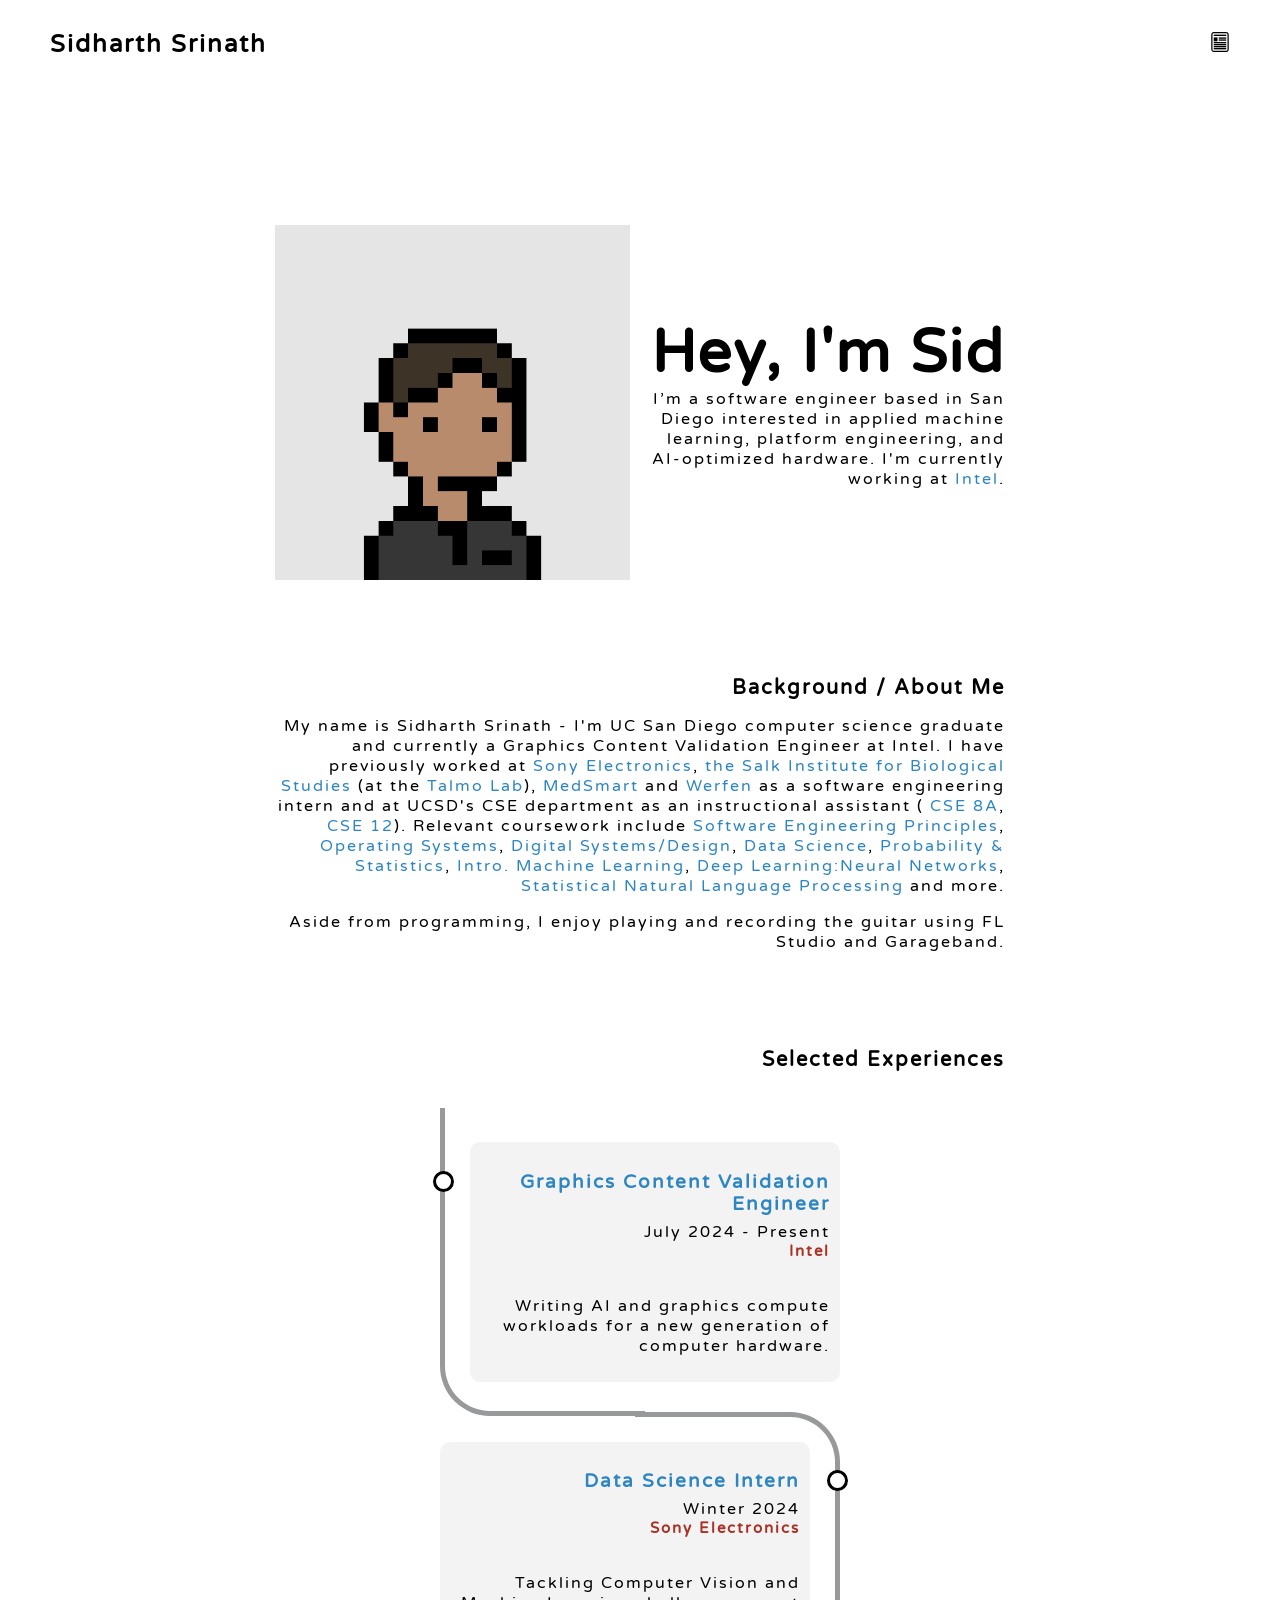
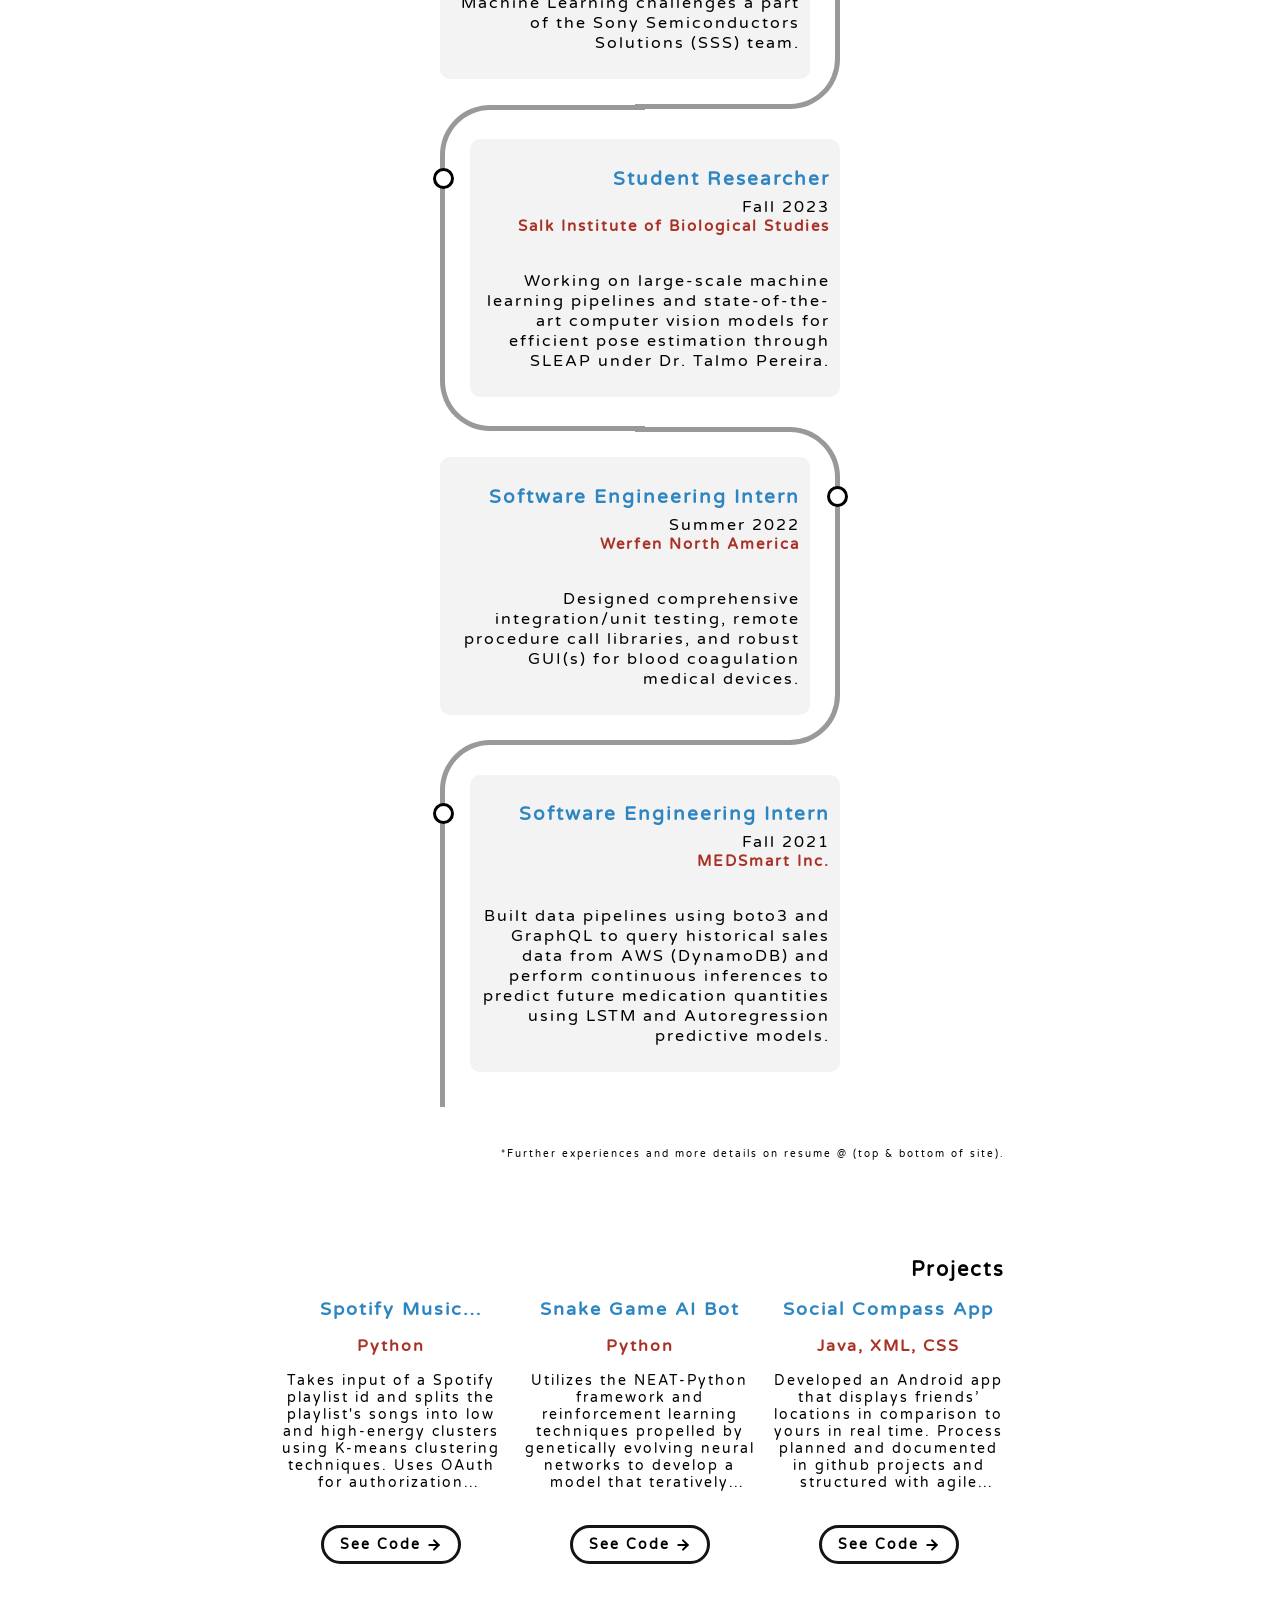
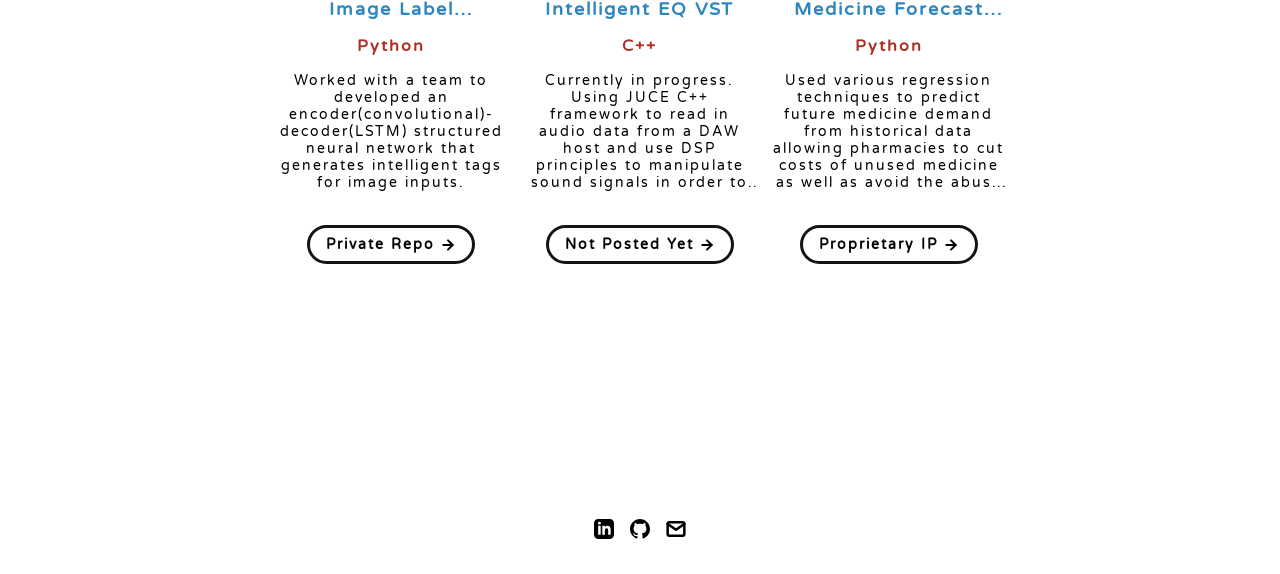
<file: index.html>
<!DOCTYPE html>
<html lang="en">
	<head>
		<meta charset="utf-8">

    <!-- 
      TODO

      Upload your Unemployable (or whatever photo you like) to the assets/images folder
      and change the name of the image below to match the uploaded one

      Change the title in the <title> tag to whatever you would like the title of your portfolio to be

      This should be the same across all pages.
     -->
    <link rel="icon" href="./assets/images/1311.png" />
		<title>Sidharth Srinath</title>
    <meta name="viewport" content="width=device-width, initial-scale=1" />

    <link rel="stylesheet" href="https://fonts.googleapis.com/css?family=Varela Round">
    <link rel="stylesheet" href="./css/layout.css">
    <link rel="stylesheet" href="./css/typography.css">
    <link rel="stylesheet" href="./css/utilities.css">
    <script defer src="./js/script.js"></script>

	</head>
	<body>
    <!-- NAVBAR -->
    <div class="navbar">
      <a class="nav-title-link" href="./index.html">
        <!-- TODO - Change the "Portfolio Title" to whatever you want displayed in the top left -->
        <span class="nav-title">Sidharth Srinath</span>
         <!-- TODO - Change the email after 'mailto:' to your email address for contact -->
        <a class="resume-button" href ="https://drive.google.com/file/d/13mngv82Oe9jgXSZo5QtlYA-Zb0PUaasw/view?usp=sharing" target="_blank">
          <!-- <span class="button-text">Resume</span> -->
          <image src="./assets/icons/resume.svg" class="footer-icon"/>
        </a>
      </a>
    </div>

    <!-- MAIN PAGE CONTENT -->
    <div id="main-content">

      <!-- PORTFOLIO HEADER -->
      <div id="portfolio-header">
        <div id="portfolio-header-image-container">
          <img src="./assets/images/1311.png" class="portfolio-header-image">
        </div>

          <!-- 
            TODO

            - Change the main-title to whatver you want
            - Change the body-text after that to a quick introduction to what you do
            - Edit the button text if you feel like it. It will link to the projects section below.
          -->
        <div id="portfolio-header-text-container">
            <div class="header-text">
              <span class="main-title">Hey, I'm Sid</span>
              <div class="body-text">I’m a software engineer based in San Diego interested in applied machine learning, platform engineering, and AI-optimized hardware. I'm currently working at <a class="inline-link" href="https://www.intel.com/">Intel</a>.</div>
            </div>
        </div>
      </div>

      <!-- ABOUT SECTION -->
      <!-- 
        TODO

        - Change the subheader-text to whatever header you want
        - Add paragraphs using the <div class="body-text"></div> elements in the "about-section-content"
      -->
      <div id="about-section">
        <span class="subheader-text">Background / About Me</span>
        <div class="about-section-content">
          <div class="body-text">My name is Sidharth Srinath - I'm UC San Diego computer science graduate and currently a Graphics Content Validation Engineer at Intel. I have previously worked at <a class="inline-link" href="https://electronics.sony.com/">Sony Electronics</a>, <a class="inline-link" href="https://www.salk.edu/">the Salk Institute for Biological Studies</a> (at the <a class="inline-link" href="https://talmolab.org/">Talmo Lab</a>), <a class="inline-link" href="https://www.linkedin.com/company/medsmart-medical-technology/">MedSmart</a> and <a class="inline-link" href="https://www.werfen.com/na/en">Werfen</a> as a software engineering intern and at UCSD's CSE department as an instructional assistant 
            (
                <a class="inline-link" href="https://catalog.ucsd.edu/courses/CSE.html#cse8a">CSE 8A</a>, 
                <a class="inline-link" href="https://catalog.ucsd.edu/courses/CSE.html#cse8a">CSE 12</a>).
          Relevant coursework include 
            <a class="inline-link" href="https://catalog.ucsd.edu/courses/CSE.html#cse110">Software Engineering Principles</a>, 
            <a class="inline-link" href="https://catalog.ucsd.edu/courses/CSE.html#cse120">Operating Systems</a>, 
            <a class="inline-link" href="https://catalog.ucsd.edu/courses/CSE.html#cse140">Digital Systems/Design</a>, 
            <a class="inline-link" href="https://catalog.ucsd.edu/courses/COGS.html#cogs108">Data Science</a>, 
            <a class="inline-link" href="https://catalog.ucsd.edu/courses/MATH.html#math183">Probability & Statistics</a>, 
            <a class="inline-link" href="https://catalog.ucsd.edu/courses/CSE.html#cse151a">Intro. Machine Learning</a>, 
            <a class="inline-link" href="https://catalog.ucsd.edu/courses/CSE.html#cse151b">Deep Learning:Neural Networks</a>, 
            <a class="inline-link" href="https://catalog.ucsd.edu/courses/CSE.html#cse156">Statistical Natural Language Processing</a> and more.</div>
        </div>
        <div class="body-text">Aside from programming, I enjoy playing and recording the guitar using FL Studio and Garageband.</div>
      </div>


      <div id="my-experience-section">
        <span class="subheader-text">Selected Experiences</span>
        <!--Timeline code starts here-->
        <div class="timeline">
            <div class="outer">
                <div class="card">
                    <div class="info">
                      <h3 class="title">Graphics Content Validation Engineer</h3>
                      <span class="dot-text">July 2024 - Present</span>
                      <h4 class="org">Intel</h4>
                      <p>Writing AI and graphics compute workloads for a new generation of computer hardware.</p>
                    </div>
                </div>

                <div class="card">
                    <div class="info">
                      <h3 class="title">Data Science Intern</h3>
                      <span class="dot-text">Winter 2024</span>
                      <h4 class="org">Sony Electronics</h4>
                      <p>Tackling Computer Vision and Machine Learning challenges a part of the Sony Semiconductors Solutions (SSS) team. </p>
                    </div>
                </div>

                <div class="card">
                    <div class="info">
                      <h3 class="title">Student Researcher</h3>
                      <span class="dot-text">Fall 2023</span>
                      <h4 class="org">Salk Institute of Biological Studies</h4>
                      <p>Working on large-scale machine learning pipelines and state-of-the-art computer vision models for efficient pose estimation through SLEAP under Dr. Talmo Pereira.</p>
                    </div>
                </div>

                <div class="card">
                    <div class="info">
                      <h3 class="title">Software Engineering Intern</h3>
                      <span class="dot-text">Summer 2022</span>
                      <h4 class="org">Werfen North America</h4>
                      <p>Designed comprehensive integration/unit testing, remote procedure call libraries, and robust GUI(s) for blood coagulation medical devices.</p>
                    </div>
                </div>

                <div class="card">
                    <div class="info">
                      <h3 class="title">Software Engineering Intern</h3>
                      <span class="dot-text">Fall 2021</span>
                      <h4 class="org">MEDSmart Inc.</h4>
                      <p>Built data pipelines using boto3 and GraphQL to query historical sales data from AWS (DynamoDB) and perform continuous inferences to predict future medication quantities using LSTM and Autoregression predictive models. </p>
                    </div>
                </div>


            </div>
          </div>
         <!--Timeline code endshere-->
         <span style="font-size:x-small">*Further experiences and more details on resume @ (top & bottom of site).</span>

        </div>

      <div id="my-work-section">
        <span class="subheader-text">Projects</span>

        <div class="projects-container">
          
          
        <div class="project-card">
        <!--img src="./assets/images/desktop.jpeg" class="project-image"-->
        <div class="project-card-text-container">
          <div class="subheader-text project-title">Spotify Music Clustering</div>
          <a class="project-title-lang">Python</a>
          <div class="body-text project-card-text">Takes input of a Spotify playlist id
            and splits the playlist's songs into low and high-energy clusters using K-means clustering
            techniques. Uses OAuth for authorization workflow.
          </div>
        </div>
        <a class="button" href="https://github.com/sidharthsrinath/spotipy-working">
          <span class="button-text">See Code</span>
          <image src="./assets/icons/arrow-right.svg" class="right-arrow-icon"/>
        </a>
        </div>
        <div class="project-card">
        <!--img src="./assets/images/code.jpeg" class="project-image"-->
        <div class="project-card-text-container">
          <div class="subheader-text project-title">Snake Game AI Bot</div>
          <div class="project-title-lang">Python</div>
          <div class="body-text project-card-text">
            Utilizes the NEAT-Python
            framework and reinforcement
            learning techniques propelled by
            genetically evolving neural
            networks to develop a model that 
            teratively learns to defeat snake game.
            </div>
        </div>
        <a class="button" href="https://github.com/sidharthsrinath/reinforced_learning_snake_game">
          <span class="button-text">See Code</span>
          <image src="./assets/icons/arrow-right.svg" class="right-arrow-icon"/>
        </a>
        </div>


          <div class="project-card">
            <!--img src="./assets/images/sketchbook.jpeg" class="project-image"-->
            <div class="project-card-text-container">
              <div class="subheader-text project-title">Social Compass App </div>
              <div class="project-title-lang">Java, XML, CSS</div>
              <div class="body-text project-card-text">
                Developed an Android app
                that displays friends’
                locations in comparison to
                yours in real time. Process planned and
                documented in github projects and structured with agile principles</div>
            </div>
            <a class="button" href="https://github.com/sidharthsrinath/cse-110-project-cse-110-team-31">
              <span class="button-text">See Code</span>
              <image src="./assets/icons/arrow-right.svg" class="right-arrow-icon"/>
            </a>
          </div>

          <div class="project-card">
            <!--img src="./assets/images/sketchbook.jpeg" class="project-image"-->
            <div class="project-card-text-container">
              <div class="subheader-text project-title">Image Label Generator</div>
              <div class="project-title-lang">Python</div>
              <div class="body-text project-card-text">Worked with a team to developed an encoder(convolutional)-decoder(LSTM) structured neural network that generates intelligent tags for image inputs.
              </div>
            </div>
            
            <a class="button" href="https://senate.ucsd.edu/operating-procedures/senate-manual/appendices/2#:~:text=No%20student%20shall%20allow%20any,for%20themselves%20by%20another%20person.&text=No%20student%20shall%20plagiarize%20or,it%20as%20their%20own%20work.">
                <span class="button-text">Private Repo</span>
                <image src="./assets/icons/arrow-right.svg" class="right-arrow-icon"/>
              </a>
          </div>
          <div class="project-card">
            <!--img src="./assets/images/sketchbook.jpeg" class="project-image"-->
            <div class="project-card-text-container">
              <div class="subheader-text project-title">Intelligent EQ VST</div>
              <div class="project-title-lang">C++</div>
              <div class="body-text project-card-text">Currently in progress. Using JUCE C++ framework to read in audio data from a DAW host and use DSP principles to manipulate sound signals in order to achieve intelligent equalization effects.
              </div>
            </div>
            
            <a class="button">
                <span class="button-text">Not Posted Yet</span>
                <image src="./assets/icons/arrow-right.svg" class="right-arrow-icon"/>
              </a>
          </div>

          <div class="project-card">
            <!--img src="./assets/images/sketchbook.jpeg" class="project-image"-->
            <div class="project-card-text-container">
              <div class="subheader-text project-title">Medicine Forecast System</div>
              <div class="project-title-lang">Python</div>
              <div class="body-text project-card-text">
                Used various regression techniques to predict future 
                medicine demand from historical data allowing pharmacies to cut costs 
                of unused medicine as well as avoid the abuse of excess medication.
              </div>
            </div>
            
            <a class="button">
                <span class="button-text">Proprietary IP</span>
                <image src="./assets/icons/arrow-right.svg" class="right-arrow-icon"/>
              </a>
          </div>
        </div>
      </div>
      </div>


    </div>

    <!-- FOOTER -->
    <div id="footer">
       <a class="icon-link" target="_blank" href="https://linkedin.com/in/sidharthsrinath">
        <image src="./assets/icons/linkedin.svg" class="footer-icon"/>
      </a>
      <a class="icon-link" target="_blank" href="https://github.com/sidharthsrinath/">
        <image src="./assets/icons/github.svg" class="footer-icon"/>
      </a>

      <a class="icon-link" target="_blank" href="mailto:ssrinath@ucsd.edu">
        <image src="./assets/icons/mail.svg" class="footer-icon"/>
      </a>
      <!-- <a class="icon-link" target="_blank" href="https://drive.google.com/file/d/1ZBRSPyAXFCMi7dim-bOf0CSrHwhtekZ9/view?usp=sharing">
        <image src="./assets/icons/resume.svg" class="footer-icon"/>
      </a> -->
    </div>

	</body>
</html>
</file>
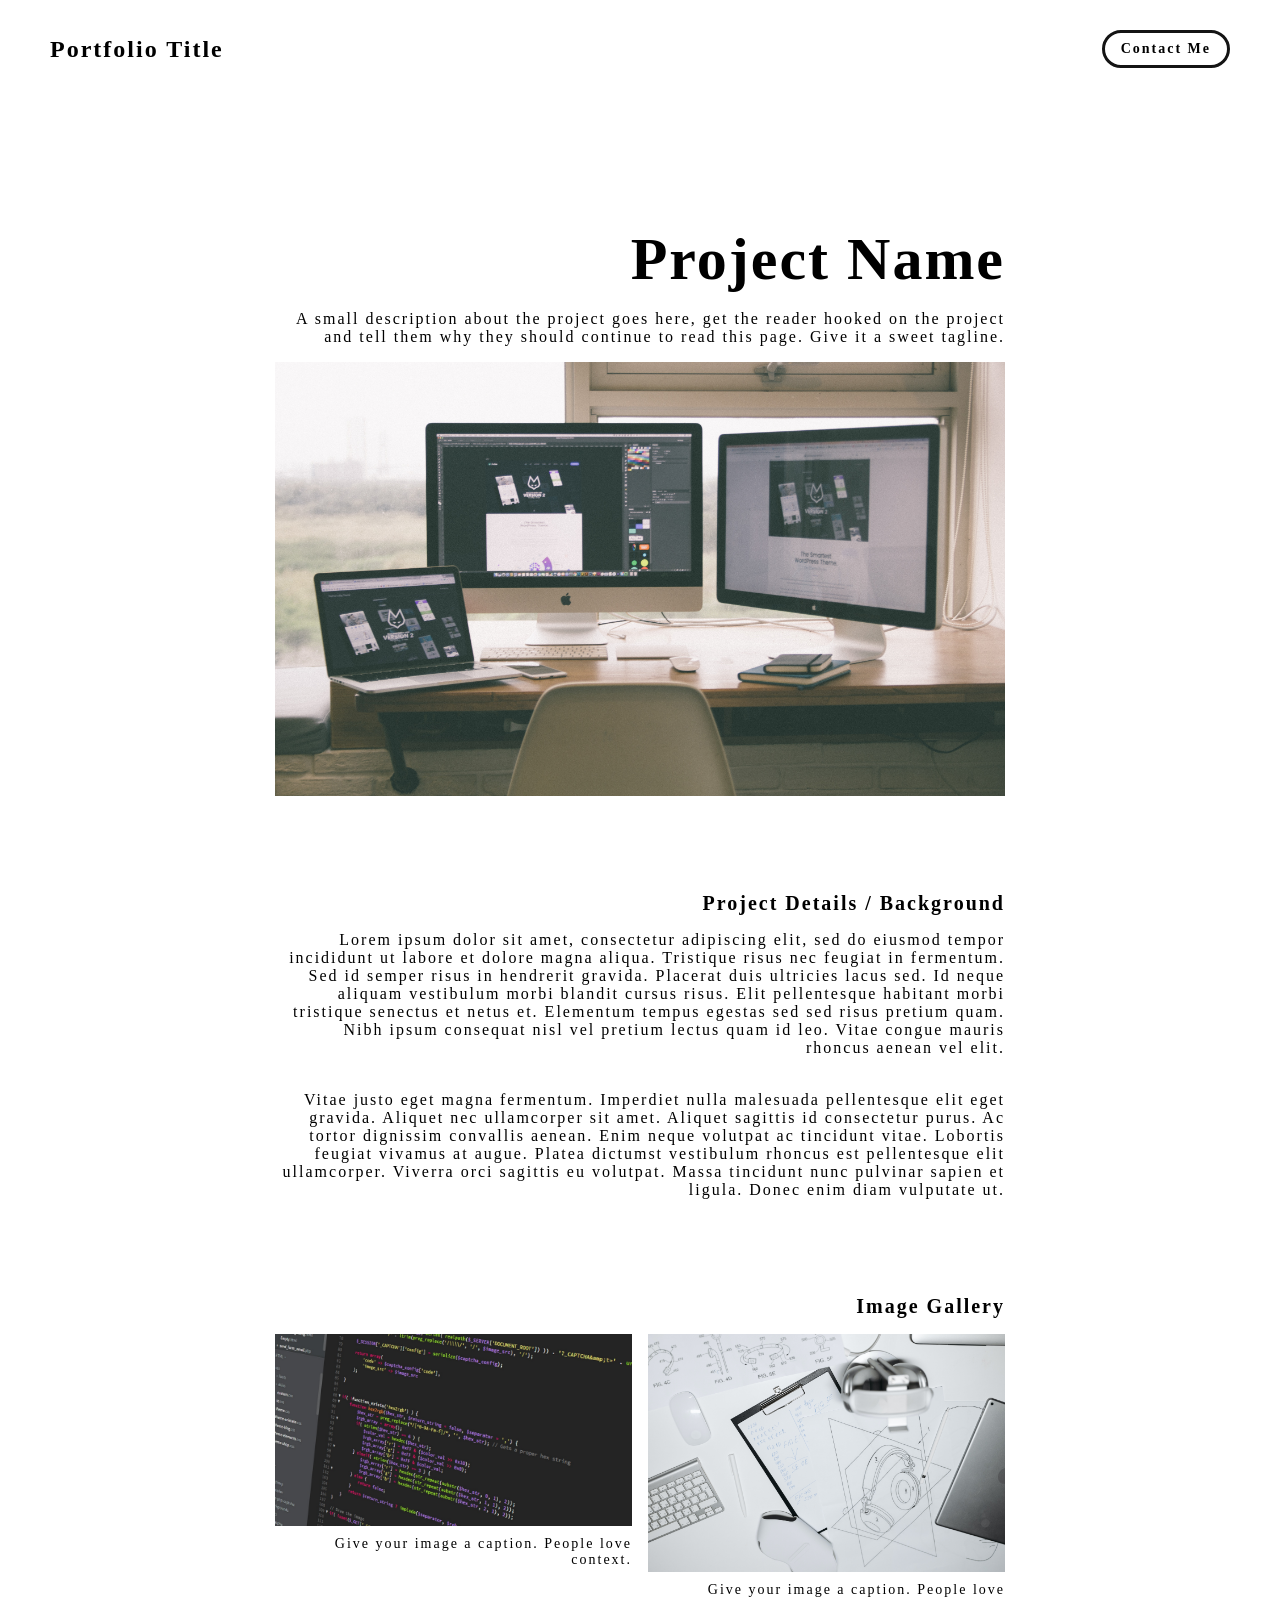
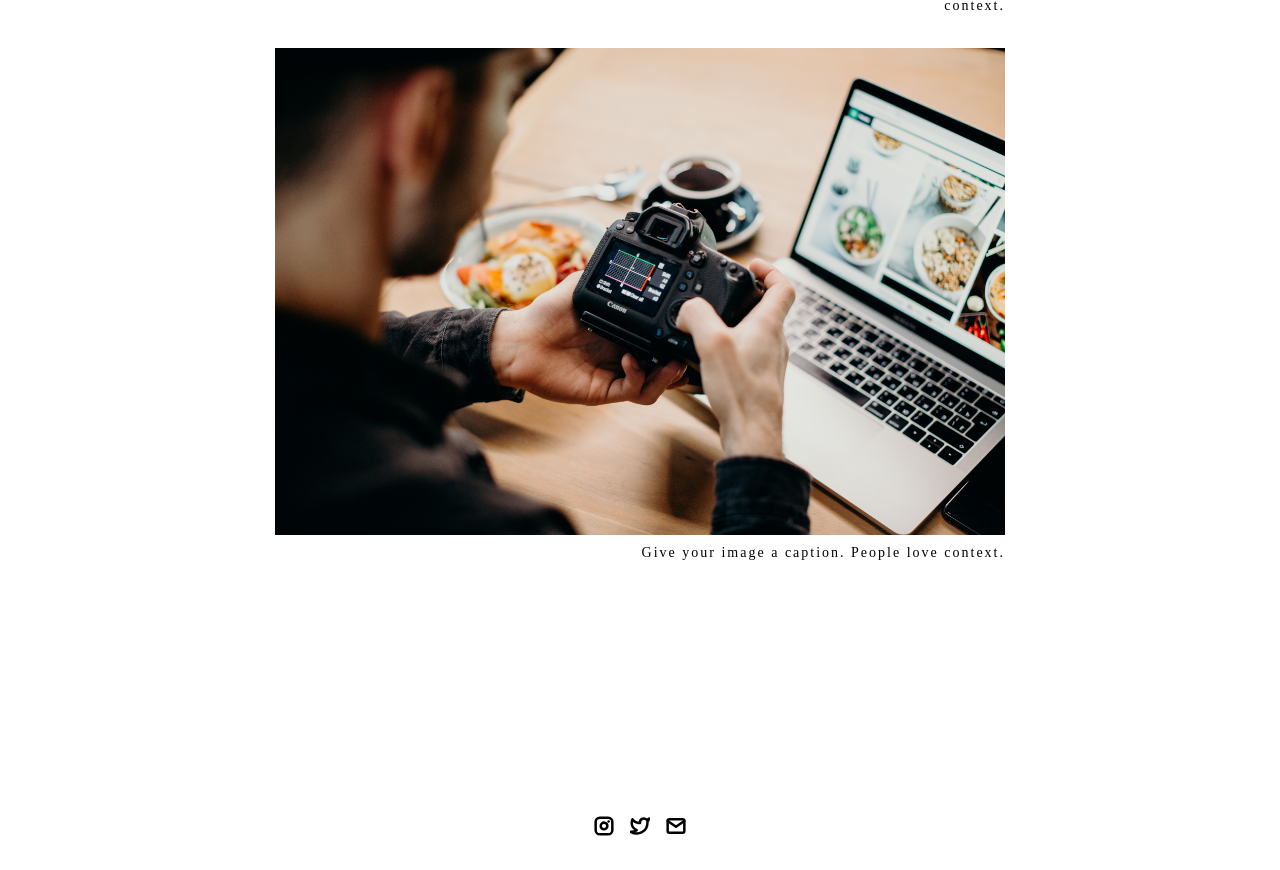
<file: project-pages/project-template.html>
<!-- 
  IMPORTANT! 
  
  Keep this file unchanged to use as a template for all future project pages. 

  For every new project you add to your portfolio, make a copy of this file in the
  'project-pages' folder with a name related to the project.
-->


<!DOCTYPE html>
<html lang="en">
	<head>
		<meta charset="utf-8">
    <!-- 
      TODO

      Upload your Unemployable (or whatever photo you like) to the assets/images folder
      and change the name of the image below to match the uploaded one

      Change the title in the <title> tag to whatever you would like the title of your portfolio to be

      This should be the same across all pages.
     -->
     <link rel="icon" href="../assets/images/1311.png" />
     <title>Unemployables Portfolio</title>
    <meta name="description" content="A portfolio template for the Unemployables community.">
    <meta name="viewport" content="width=device-width, initial-scale=1" />

		<link rel="stylesheet" href="../css/layout.css">
    <link rel="stylesheet" href="../css/typography.css">
    <link rel="stylesheet" href="../css/utilities.css">

		<script defer src="../js/script.js"></script>
	</head>
	<body>
    <!-- NAVBAR -->
    <div class="navbar">
      <a class="nav-title-link" href="../index.html">
        <!-- 
          TODO - Change the "Portfolio Title" to whatever you want displayed in the top left

          (this should be the same across all pages)
         -->
        <span class="nav-title">Portfolio Title</span>
        <!-- 
          TODO - Change the email after 'mailto:' to your email address for contact 
        
          (this should be the same across all pages)
        -->
        <a class="button" href="mailto:whitevans.eth@gmail.com">
          <span class="button-text">Contact Me</span>
        </a>
      </a>
    </div>

    <!-- MAIN PAGE CONTENT -->
    <div id="main-content">

      <!-- PROJECT HEADER -->
      <div id="project-header">
          <!-- 
            TODO

            - Change the 'main-title' text to the name of your project
            - Change the 'body-text' text to a short and sweet description of your project (maybe the same as the one on the project card)
            - Change "desktop.jpeg" to the image filename you uploaded in the assets/images folder.
          -->
        <div class="main-title">Project Name</div>
        <div class="body-text">A small description about the project goes here, get the reader hooked on the project and tell them why they should continue to read this page. Give it a sweet tagline.</div>
        <image class="project-header-image" src="../assets/images/desktop.jpeg">
      </div>

      <!-- PROJECT DETAILS -->
      <!-- 
        TODO

        - Change the 'subheader-text' to whatever header you want for project details
        - Add paragraphs using the <div class="body-text"></div> elements in the "project-details-content"
      -->
      <div id="project-details">
        <div class="subheader-text">Project Details / Background</div>
        <div class="project-details-content">
          <div class="body-text">Lorem ipsum dolor sit amet, consectetur adipiscing elit, sed do eiusmod tempor incididunt ut labore et dolore magna aliqua. Tristique risus nec feugiat in fermentum. Sed id semper risus in hendrerit gravida. Placerat duis ultricies lacus sed. Id neque aliquam vestibulum morbi blandit cursus risus. Elit pellentesque habitant morbi tristique senectus et netus et. Elementum tempus egestas sed sed risus pretium quam. Nibh ipsum consequat nisl vel pretium lectus quam id leo. Vitae congue mauris rhoncus aenean vel elit.</div>
          <div class="body-text">Vitae justo eget magna fermentum. Imperdiet nulla malesuada pellentesque elit eget gravida. Aliquet nec ullamcorper sit amet. Aliquet sagittis id consectetur purus. Ac tortor dignissim convallis aenean. Enim neque volutpat ac tincidunt vitae. Lobortis feugiat vivamus at augue. Platea dictumst vestibulum rhoncus est pellentesque elit ullamcorper. Viverra orci sagittis eu volutpat. Massa tincidunt nunc pulvinar sapien et ligula. Donec enim diam vulputate ut.</div>
        </div>
      </div>

      <!-- IMAGE GALLERY -->
      <div id="project-gallery">
        <!-- TODO - Change the 'subheader-text' to whatever you want the Gallery section header to say -->
        <div class="subheader-text">Image Gallery</div>
        <div class="project-gallery-content">
            <!-- 
              TODO

              This is where the images in the gallery live. Here's a simple gallery image for you to copy:

              Full Width Image:

                <div class="gallery-image-container">
                  <img src="../assets/images/IMAGE_NAME" class="gallery-image">
                  <span class="image-caption">IMAGE_CAPTION</span>
                </div>

              Half Width Image: 

                <div class="gallery-image-container half-width">
                  <img src="../assets/images/IMAGE_NAME" class="gallery-image">
                  <span class="image-caption">IMAGE_CAPTION</span>
                </div>

              - To add an image to the this area, copy one of the above, paste it below this comment, and change the following:
                  - IMAGE_NAME: the name of the image file in assets/images
                  - IMAGE_CAPTION: to the caption of the image
            -->
            <div class="gallery-image-container half-width">
              <img src="../assets/images/code.jpeg" class="gallery-image">
              <span class="image-caption">Give your image a caption. People love context.</span>
            </div>
            <div class="gallery-image-container half-width">
              <img src="../assets/images/sketchbook.jpeg" class="gallery-image">
              <span class="image-caption">Give your image a caption. People love context.</span>
            </div>
            <div class="gallery-image-container">
              <img src="../assets/images/camera.jpeg" class="gallery-image">
              <span class="image-caption">Give your image a caption. People love context.</span>
            </div>
        </div>
      </div>
    </div>

    <!-- FOOTER -->
    <div id="footer">
      <!-- 
        TODO - Change href to your Instagram account (can also delete entire "a" element if no Instagram) 

        This should be the same across all pages.
      -->
      <a class="icon-link" target="_blank" href="https://twitter.com/whitevans_eth">
        <image src="../assets/icons/instagram.svg" class="footer-icon"/>
      </a>
      <!-- 
        TODO - Change href to your Twitter account (can also delete entire "a" element if no Twitter) 
      
        This should be the same across all pages.
      -->
      <a class="icon-link" target="_blank" href="https://twitter.com/whitevans_eth">
        <image src="../assets/icons/twitter.svg" class="footer-icon"/>
      </a>
      <!-- 
        TODO - Change the email after "mailto" to your contact email 
      
        This should be the same across all pages.
      -->
      <a class="icon-link" href="mailto:whitevans.eth@gmail.com">
        <image src="../assets/icons/mail.svg" class="footer-icon"/>
      </a>
    </div>

	</body>
</html>
</file>
<file: css/layout.css>
* {
  box-sizing: border-box;
}

html {
  text-size-adjust: none;
  -webkit-text-size-adjust: none;
  -moz-text-size-adjust: none;
  -ms-text-size-adjust: none;
}

body {
  margin: 0;
  -webkit-font-smoothing: antialiased;
  -moz-osx-font-smoothing: grayscale;
}




/* Main Page Layout */

#main-content {
  margin: 225px 425px;
  display: flex;
  flex-direction: column;
  gap: 96px;
}




/* Portfolio Header */

#portfolio-header {
  display: flex;
  gap: 20px;
  align-items: center;
}

#portfolio-header-image-container {
  display: flex;
  flex-direction: column;
  gap: 10px;
  flex-basis: 50%;
  font-family: sans-serif;
}

.portfolio-header-image {
  width: 100%;
  height: auto;
}

#portfolio-header-text-container {
  display: flex;
  flex-direction: column;
  gap: 34px;
  flex-basis: 50%;
}




/* About Section */

#about-section {
  display: flex;
  flex-direction: column;
  gap: 16px;
}

.about-section-content {
  display: flex;
  flex-direction: column;
  gap: 34px;
}




/* Project Section */

#my-work-section {
  display: flex;
  flex-direction: column;
  gap: 16px;
}

.projects-container {
  display: flex;
  gap: 34px 16px;
  flex-wrap: wrap;
}

    /* Project Cards */

    .project-card {
      max-width: calc((100% - 32px) / 3);
      display: flex;
      flex-direction: column;
      gap: 34px;
    }

    .project-card-text-container {
      flex-direction: column;
      display: flex;
      gap: 16px
    }

    .project-image {
      width: 100%;
      height: 200px;
      object-fit: cover;
      object-position: center;
    }




/* Project Pages */

#project-header {
  display: flex;
  flex-direction: column;
  gap: 16px;
}

.project-header-image {
  width: 100%;
  height: auto;
}

#project-details {
  display: flex;
  flex-direction: column;
  gap: 16px;
}

.project-details-content {
  display: flex;
  flex-direction: column;
  gap: 34px;
}

/* Project Gallery */

#project-gallery {
  display: flex;
  flex-direction: column;
  gap: 16px;
}

.project-gallery-content {
  display: flex;
  flex-wrap: wrap;
  gap: 34px 16px;
}

.gallery-image-container {
  width: 100%;
  display: flex;
  flex-direction: column;
  gap: 10px;
}

.gallery-image-container.half-width {
  width: calc((100% - 16px) / 2);
}

.gallery-image {
  width: 100%;
  height: auto;
}

/* Timeline Container */
.timeline {
    display: flex;
    justify-content: center;
    margin: 20px auto;
    padding: 20px;
  }
  
  /* Card container */
  .card {
    position: relative;
    max-width: 400px;
  }
  
  /* setting padding based on even or odd */
  .card:nth-child(odd) {
    padding: 30px 0 30px 30px;
  }
  .card:nth-child(even) {
    padding: 30px 30px 30px 0;
  }
  /* Global ::before */
  .card::before {
    content: "";
    position: absolute;
    width: 50%;
    border: solid #97999a;
  }
  
  /* Setting the border of top, bottom, left */
  .card:nth-child(odd)::before {
    left: 0px;
    top: -4.5px;
    bottom: -4.5px;
    border-width: 5px 0 5px 5px;
    border-radius: 50px 0 0 50px;
  }
  
  /* Setting the border of top, bottom, right */
  .card:nth-child(even)::before {
    right: 0;
    top: 0;
    bottom: 0;
    border-width: 5px 5px 5px 0;
    border-radius: 0 50px 50px 0;
  }
  
  /* Removing the border if it is the first card */
  .card:first-child::before {
    border-top: 0;
    border-top-left-radius: 0;
  }
  
  /* Removing the border if it is the last card  and it's odd */
  .card:last-child:nth-child(odd)::before {
    border-bottom: 0;
    border-bottom-left-radius: 0;
  }
  
  /* Removing the border if it is the last card  and it's even */
  .card:last-child:nth-child(even)::before {
    border-bottom: 0;
    border-bottom-right-radius: 0;
  }
  
  /* Information about the timeline */
  .info {
    display: flex;
    flex-direction: column;
    background: #f4f3f3;
    color: black;
    border-radius: 10px;
    padding: 10px;
  }
  
  /* Title of the card */
  .title {
    color: #2E86C1;
    position: relative;
    margin-bottom: 7px;
  }
  
  /* Timeline dot  */
  .title::before {
    content: "";
    position: absolute;
    margin: 0 -2.5px;
    width: 15px;
    height: 15px;
    background:white;
    border-radius: 999px;
    border: 3px solid black;
  }
  
.title .dot-text {
    display: inline-block;
    width: 20px; /* Size of the dot */
    height: 20px; /* Size of the dot */
    line-height: 20px; /* Center the text vertically */
    text-align: center; /* Center the text horizontally */
    border-radius: 50%; /* Make it circular */
    background-color: #000; /* Dot color */
    color: #fff; /* Text color */
    font-size: 8px; /* Adjust based on your design */
    margin-right: 8px; /* Space between the dot and the title text */
}  

  .org {
    color:#A93226; 
    margin-top: 0;
    font-size: 15px;
  }
  /* text right if the card is even  */
  .card:nth-child(even) > .info > .title {
    text-align: right;
  }
  
  /* setting dot to the left if the card is odd */
  .card:nth-child(odd) > .info > .title::before {
    left: -45px;
  }
  
  /* setting dot to the right if the card is odd */
  .card:nth-child(even) > .info > .title::before {
    right: -45px;
  }
  
  


/* Extra Extra large devices (large laptops and desktops, 1200px and below) */
@media only screen and (max-width: 1600px) {
  #main-content {
    margin: 225px 275px;
  }
}

/* Extra large devices (large laptops and desktops, 1200px and below) */
@media only screen and (max-width: 1200px) {
  #main-content {
    margin: 225px 175px;
  }
}

/* Large devices (laptops/desktops, 1000px and below) */
@media only screen and (max-width: 1000px) {
  #main-content {
    margin: 225px 75px;
  }
}

/* Small devices (portrait tablets and large phones, 800px and below) */
@media only screen and (max-width: 800px) {
  #main-content {
    margin: 150px 50px;
  }

  #portfolio-header {
    flex-direction: column;
  }

  .portfolio-header-image {
    border-radius: 50%;
    align-self:center;
    max-width: 80%;

  }
  .project-card {
    max-width: calc((100% - 16px) / 2);
  }
}

/* Small devices (portrait tablets and large phones, 600px and below) */
@media only screen and (max-width: 600px) {
  #main-content {
    margin: 125px 20px;
  }

  .project-card {
    max-width: 100%;
  }
}
</file>
<file: css/typography.css>
body {
    text-align:right;
    font-family: 'Varela Round', serif;
    letter-spacing: 2px;
}


.nav-title {
  font-weight: 700;
  font-size: 24px;
}

.button-text {
  font-size: 14px;
  font-weight: 700;
}

.image-caption {
  font-size: 14px;
  font-weight: 500;
}

.main-title {
   font-size: 60px;
  font-weight: 700;
}

.subheader-text {
  font-size: 20px;
  font-weight: 700;
}

.body-text {
  font-size: 16px;
  font-weight: 500;
}

.project-card-text {
    font-size: 14px;
    text-align: center;
  overflow: scroll;
  text-overflow: ellipsis;
  display: -webkit-box;
  -webkit-line-clamp: 7;
  -webkit-box-orient: vertical;
}

.project-title {
    font-size: 18px;
    color:#2E86C1;
    text-align: center;
  overflow: hidden;
  text-overflow: ellipsis;
  display: -webkit-box;
  -webkit-line-clamp: 1;
  -webkit-box-orient: vertical;
}

.project-title-lang {
    font-size:16px;
    text-align: center;
    color:#A93226;
    font-weight: bold;
}

.ai-notice{
    letter-spacing: normal;
    font-size: 11px;
    color:#2E86C1;
    text-decoration:wavy;
}
</file>
<file: css/utilities.css>
/* Icons */

.right-arrow-icon {
  width: 16px;
  height: 16px;
  margin-top: 1px;
}


.footer-icon {
  width: 20px;
  height: 20px;
}

a.icon-link {
  transition: transform 200ms ease-in-out;
}

a.icon-link:hover {
  cursor: pointer;
  stroke-width: 5;
  margin: 0;
  transform: rotate(15deg);
}

.resume-button:hover {
    opacity: .7;
}


/* Navbar Styling */

.navbar {
  width: 100%;
  padding: 30px 50px;
  display: flex;
  justify-content: space-between;
  align-items: center;
  position: fixed;
  z-index: 10;
  top: 0;
  left: 0;
}

.nav-title-link {
  color: black;
  text-decoration: none;
}

.nav-title-link:hover {
    opacity: 0.7;
  /*text-decoration: underline;*/
}

/* Small devices (portrait tablets and large phones, 800px and below) */
@media only screen and (max-width: 800px) {
  .navbar {
    padding: 20px 20px;
    background-color: white
  }
}

.inline-link {
    color:#2E86C1;
    text-decoration:wavy;
}

.inline-link-ai{
    font-size: 11px;
    color:#2E86C1;
    text-decoration:underline;
}

.inline-link:hover{
    font-weight: bold;
    color:#A93226;
}
.inline-link-ai:hover{
    color:#A93226;
}

/* Button Styling */

a.button {
  padding: 8px 16px;
  border: 3px solid #141414;
  border-radius: 50px;
  color: black;
  text-decoration: none;
  width: fit-content;
  display: flex;
  gap: 5px;
  align-items: center;
  align-self: center;
}

a.button:hover {
    opacity: 0.7;
  text-decoration-thickness: 2px;
  cursor: pointer;
}


/* Footer Styling */

#footer {
  width: 100%;
  display: flex;
  padding: 30px 50px;
  justify-content: center;
  align-items: center;
  gap: 16px;
}

/* Link Styling */
a.no-underline {
  text-decoration: none;
  color: black
}

a.no-underline:hover {
  text-decoration: underline;
  cursor: pointer;
}

/* Small devices (portrait tablets and large phones, 800px and below) */
@media only screen and (max-width: 800px) {
  #footer {
    padding: 20px 20px;
  }
}
</file>
